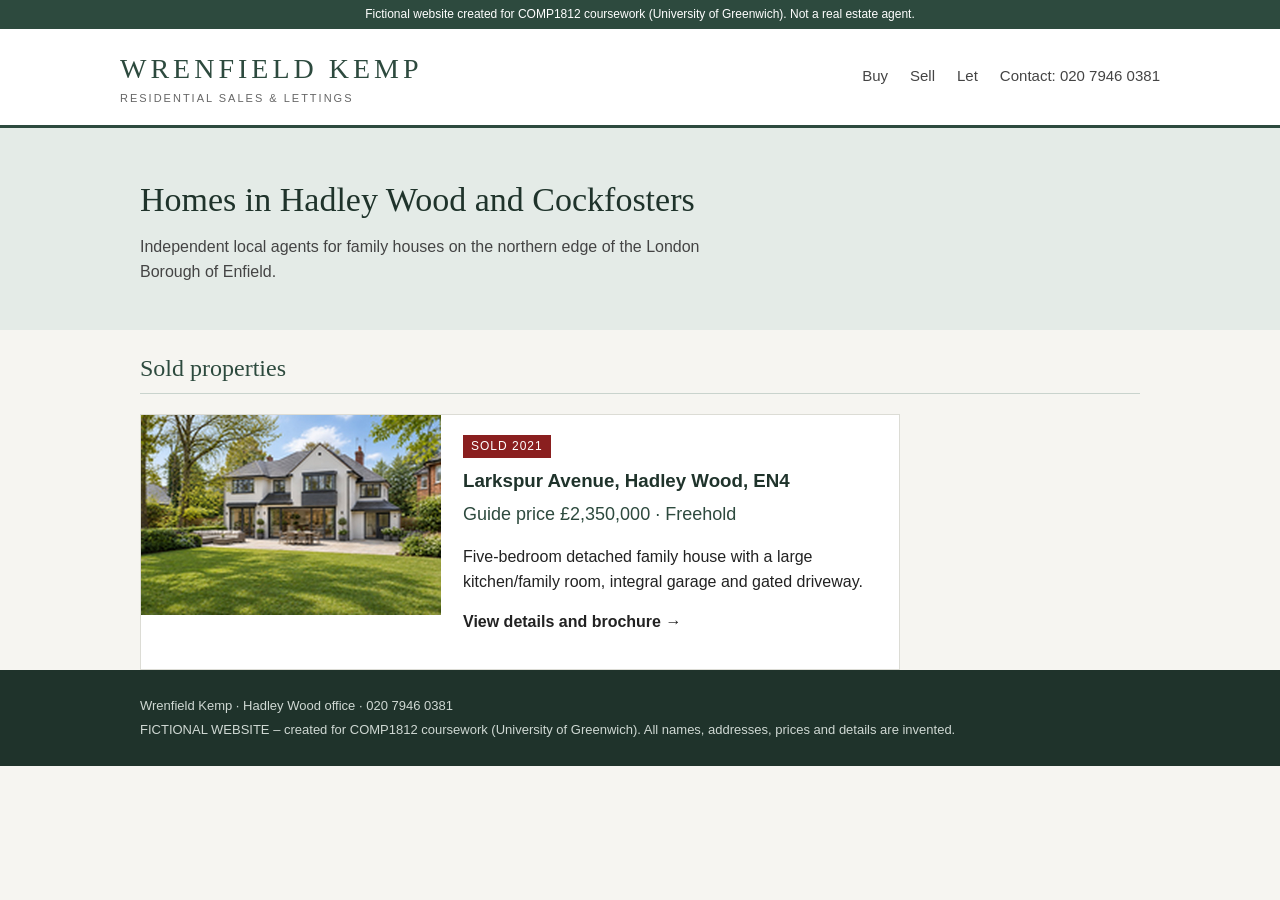
<file: index.html>
<!DOCTYPE html>
<html lang="en-GB">
<head>
<meta charset="utf-8">
<meta name="viewport" content="width=device-width, initial-scale=1">
<meta name="robots" content="noindex, nofollow">
<title>Wrenfield Kemp – Estate Agents, Hadley Wood</title>
<link rel="stylesheet" href="styles.css">
</head>
<body>
<div class="notice">Fictional website created for COMP1812 coursework (University of Greenwich). Not a real estate agent.</div>
<header>
  <div class="wrap bar">
    <a class="brand" href="index.html">WRENFIELD KEMP<small>RESIDENTIAL SALES &amp; LETTINGS</small></a>
    <nav><span>Buy</span><span>Sell</span><span>Let</span><span>Contact: 020 7946 0381</span></nav>
  </div>
</header>
<section class="hero">
  <div class="wrap">
    <h1>Homes in Hadley Wood and Cockfosters</h1>
    <p>Independent local agents for family houses on the northern edge of the London Borough of Enfield.</p>
  </div>
</section>
<main class="wrap">
  <h2>Sold properties</h2>
  <a class="card" href="larkspur-avenue-hadley-wood.html">
    <img src="images/larkspur-avenue-rear.jpg" alt="Rear garden and patio doors of a detached house">
    <div>
      <span class="tag">SOLD 2021</span>
      <h3>Larkspur Avenue, Hadley Wood, EN4</h3>
      <p class="price">Guide price £2,350,000 · Freehold</p>
      <p>Five-bedroom detached family house with a large kitchen/family room, integral garage and gated driveway.</p>
      <p><strong>View details and brochure →</strong></p>
    </div>
  </a>
</main>
<footer>
  <div class="wrap">
    <p>Wrenfield Kemp · Hadley Wood office · 020 7946 0381</p>
    <p>FICTIONAL WEBSITE – created for COMP1812 coursework (University of Greenwich). All names, addresses, prices and details are invented.</p>
  </div>
</footer>
</body>
</html>
</file>
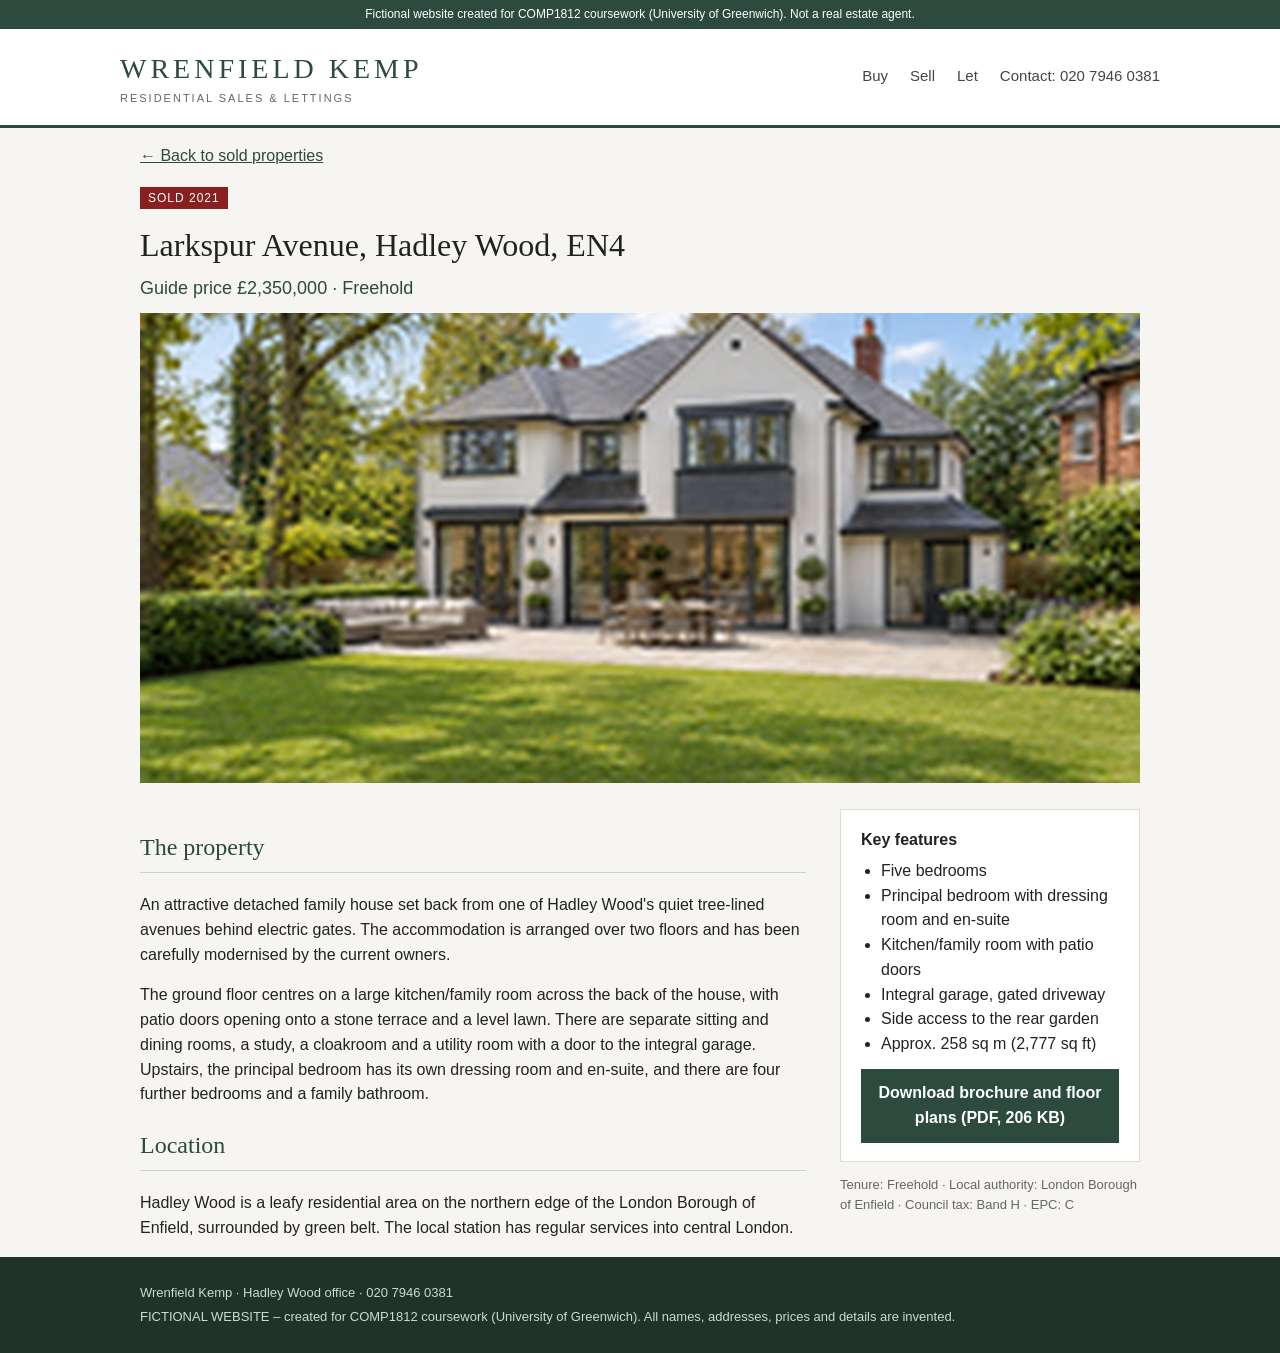
<file: larkspur-avenue-hadley-wood.html>
<!DOCTYPE html>
<html lang="en-GB">
<head>
<meta charset="utf-8">
<meta name="viewport" content="width=device-width, initial-scale=1">
<meta name="robots" content="noindex, nofollow">
<title>Larkspur Avenue, Hadley Wood – Wrenfield Kemp</title>
<link rel="stylesheet" href="styles.css">
</head>
<body>
<div class="notice">Fictional website created for COMP1812 coursework (University of Greenwich). Not a real estate agent.</div>
<header>
  <div class="wrap bar">
    <a class="brand" href="index.html">WRENFIELD KEMP<small>RESIDENTIAL SALES &amp; LETTINGS</small></a>
    <nav><span>Buy</span><span>Sell</span><span>Let</span><span>Contact: 020 7946 0381</span></nav>
  </div>
</header>
<main class="wrap property">
  <p><a href="index.html">← Back to sold properties</a></p>
  <span class="tag">SOLD 2021</span>
  <h1 style="font-family: Georgia, serif; font-weight: normal; margin: 4px 0;">Larkspur Avenue, Hadley Wood, EN4</h1>
  <p class="price">Guide price £2,350,000 · Freehold</p>
  <img class="main" src="images/larkspur-avenue-rear.jpg" alt="Rear garden, terrace and patio doors">
  <div class="cols">
    <div>
      <h2>The property</h2>
      <p>An attractive detached family house set back from one of Hadley Wood's quiet tree-lined avenues behind electric gates.
      The accommodation is arranged over two floors and has been carefully modernised by the current owners.</p>
      <p>The ground floor centres on a large kitchen/family room across the back of the house, with patio doors opening onto a stone
      terrace and a level lawn. There are separate sitting and dining rooms, a study, a cloakroom and a utility room with a door to the
      integral garage. Upstairs, the principal bedroom has its own dressing room and en-suite, and there are four further bedrooms and a
      family bathroom.</p>
      <h2>Location</h2>
      <p>Hadley Wood is a leafy residential area on the northern edge of the London Borough of Enfield, surrounded by green belt.
      The local station has regular services into central London.</p>
    </div>
    <aside>
      <div class="box">
        <strong>Key features</strong>
        <ul>
          <li>Five bedrooms</li>
          <li>Principal bedroom with dressing room and en-suite</li>
          <li>Kitchen/family room with patio doors</li>
          <li>Integral garage, gated driveway</li>
          <li>Side access to the rear garden</li>
          <li>Approx. 258 sq m (2,777 sq ft)</li>
        </ul>
        <a class="btn" href="WK_HadleyWood_LarkspurAve_particulars.pdf" download="WK_HadleyWood_LarkspurAve_particulars.pdf">Download brochure and floor plans (PDF, 206 KB)</a>
      </div>
      <p style="font-size: 13px; color: #666;">Tenure: Freehold · Local authority: London Borough of Enfield · Council tax: Band H · EPC: C</p>
    </aside>
  </div>
</main>
<footer>
  <div class="wrap">
    <p>Wrenfield Kemp · Hadley Wood office · 020 7946 0381</p>
    <p>FICTIONAL WEBSITE – created for COMP1812 coursework (University of Greenwich). All names, addresses, prices and details are invented.</p>
  </div>
</footer>
</body>
</html>
</file>
<file: styles.css>
* { box-sizing: border-box; }
body { margin: 0; font-family: "Segoe UI", Arial, sans-serif; color: #222; background: #f6f5f1; line-height: 1.55; }
a { color: #2d4a3e; }
.notice { background: #2d4a3e; color: #fff; font-size: 12px; text-align: center; padding: 5px 10px; }
header { background: #fff; border-bottom: 3px solid #2d4a3e; }
.wrap { max-width: 1040px; margin: 0 auto; padding: 0 20px; }
.bar { display: flex; justify-content: space-between; align-items: center; padding: 18px 0; flex-wrap: wrap; gap: 12px; }
.brand { font-family: Georgia, "Times New Roman", serif; font-size: 28px; letter-spacing: 4px; color: #2d4a3e; text-decoration: none; }
.brand small { display: block; font-family: "Segoe UI", Arial, sans-serif; font-size: 11px; letter-spacing: 2px; color: #666; }
nav span { margin-left: 22px; font-size: 15px; color: #444; }
.hero { background: #e4ebe7; padding: 46px 0; }
.hero h1 { font-family: Georgia, "Times New Roman", serif; font-weight: normal; font-size: 34px; margin: 0 0 8px; color: #1f332b; }
.hero p { margin: 0; max-width: 620px; color: #444; }
main { padding: 34px 0 50px; }
h2 { font-family: Georgia, "Times New Roman", serif; font-weight: normal; color: #2d4a3e; border-bottom: 1px solid #c9d3cd; padding-bottom: 6px; }
.card { display: flex; background: #fff; border: 1px solid #dcdcd5; text-decoration: none; color: inherit; max-width: 760px; }
.card img { width: 300px; height: 200px; object-fit: cover; display: block; }
.card div { padding: 18px 22px; }
.card h3 { margin: 0 0 6px; font-weight: 600; color: #1f332b; }
.tag { display: inline-block; background: #8a1f1f; color: #fff; font-size: 12px; letter-spacing: 1px; padding: 2px 8px; margin-bottom: 8px; }
.price { color: #2d4a3e; font-size: 18px; margin: 4px 0 10px; }
.property img.main { width: 100%; max-height: 470px; object-fit: cover; display: block; }
.cols { display: grid; grid-template-columns: 1fr 300px; gap: 34px; margin-top: 26px; }
.box { background: #fff; border: 1px solid #dcdcd5; padding: 18px 20px; }
.btn { display: block; text-align: center; background: #2d4a3e; color: #fff; text-decoration: none; padding: 12px; margin-top: 12px; font-weight: 600; }
.btn:hover { background: #1f332b; }
ul { padding-left: 20px; margin: 6px 0; }
footer { background: #1f332b; color: #cfd8d3; font-size: 13px; padding: 22px 0; }
footer p { margin: 4px 0; }
@media (max-width: 760px) { .cols { grid-template-columns: 1fr; } .card { flex-direction: column; } .card img { width: 100%; } nav span { margin: 0 14px 0 0; } }
</file>
